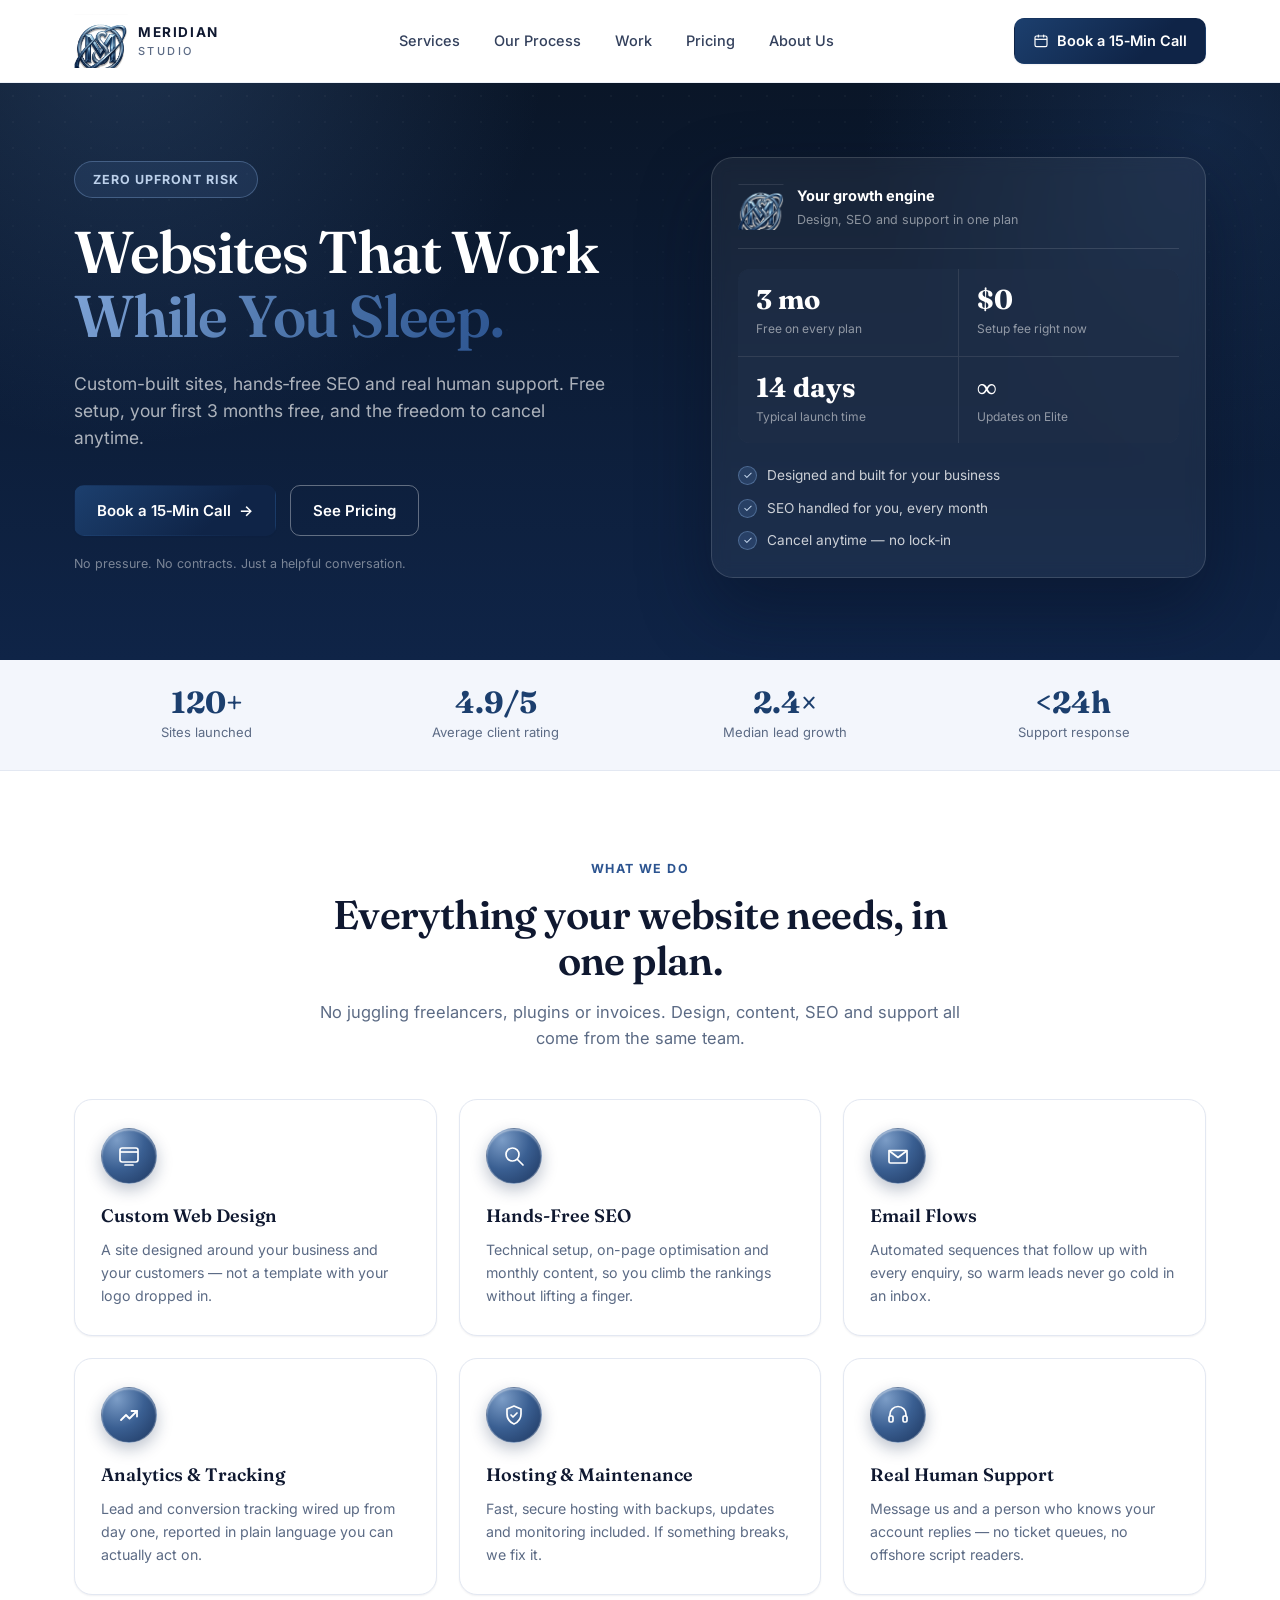
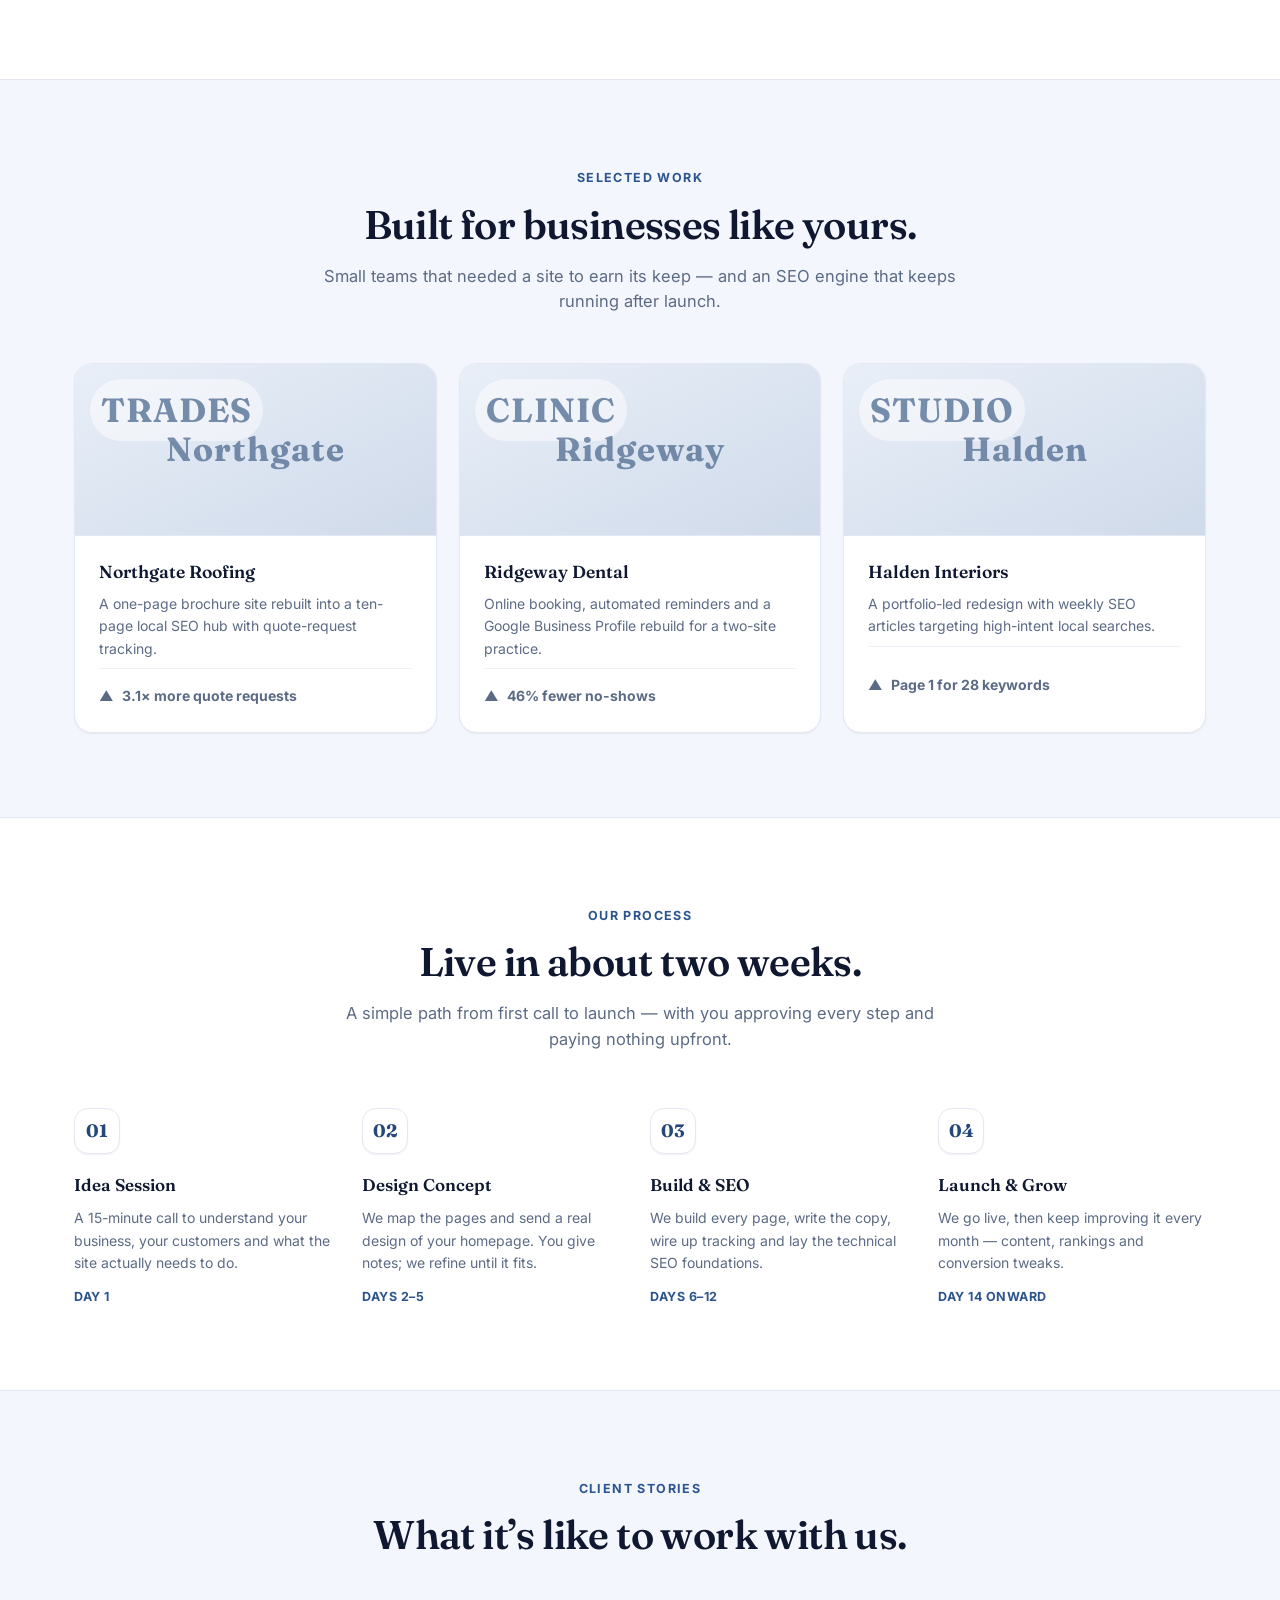
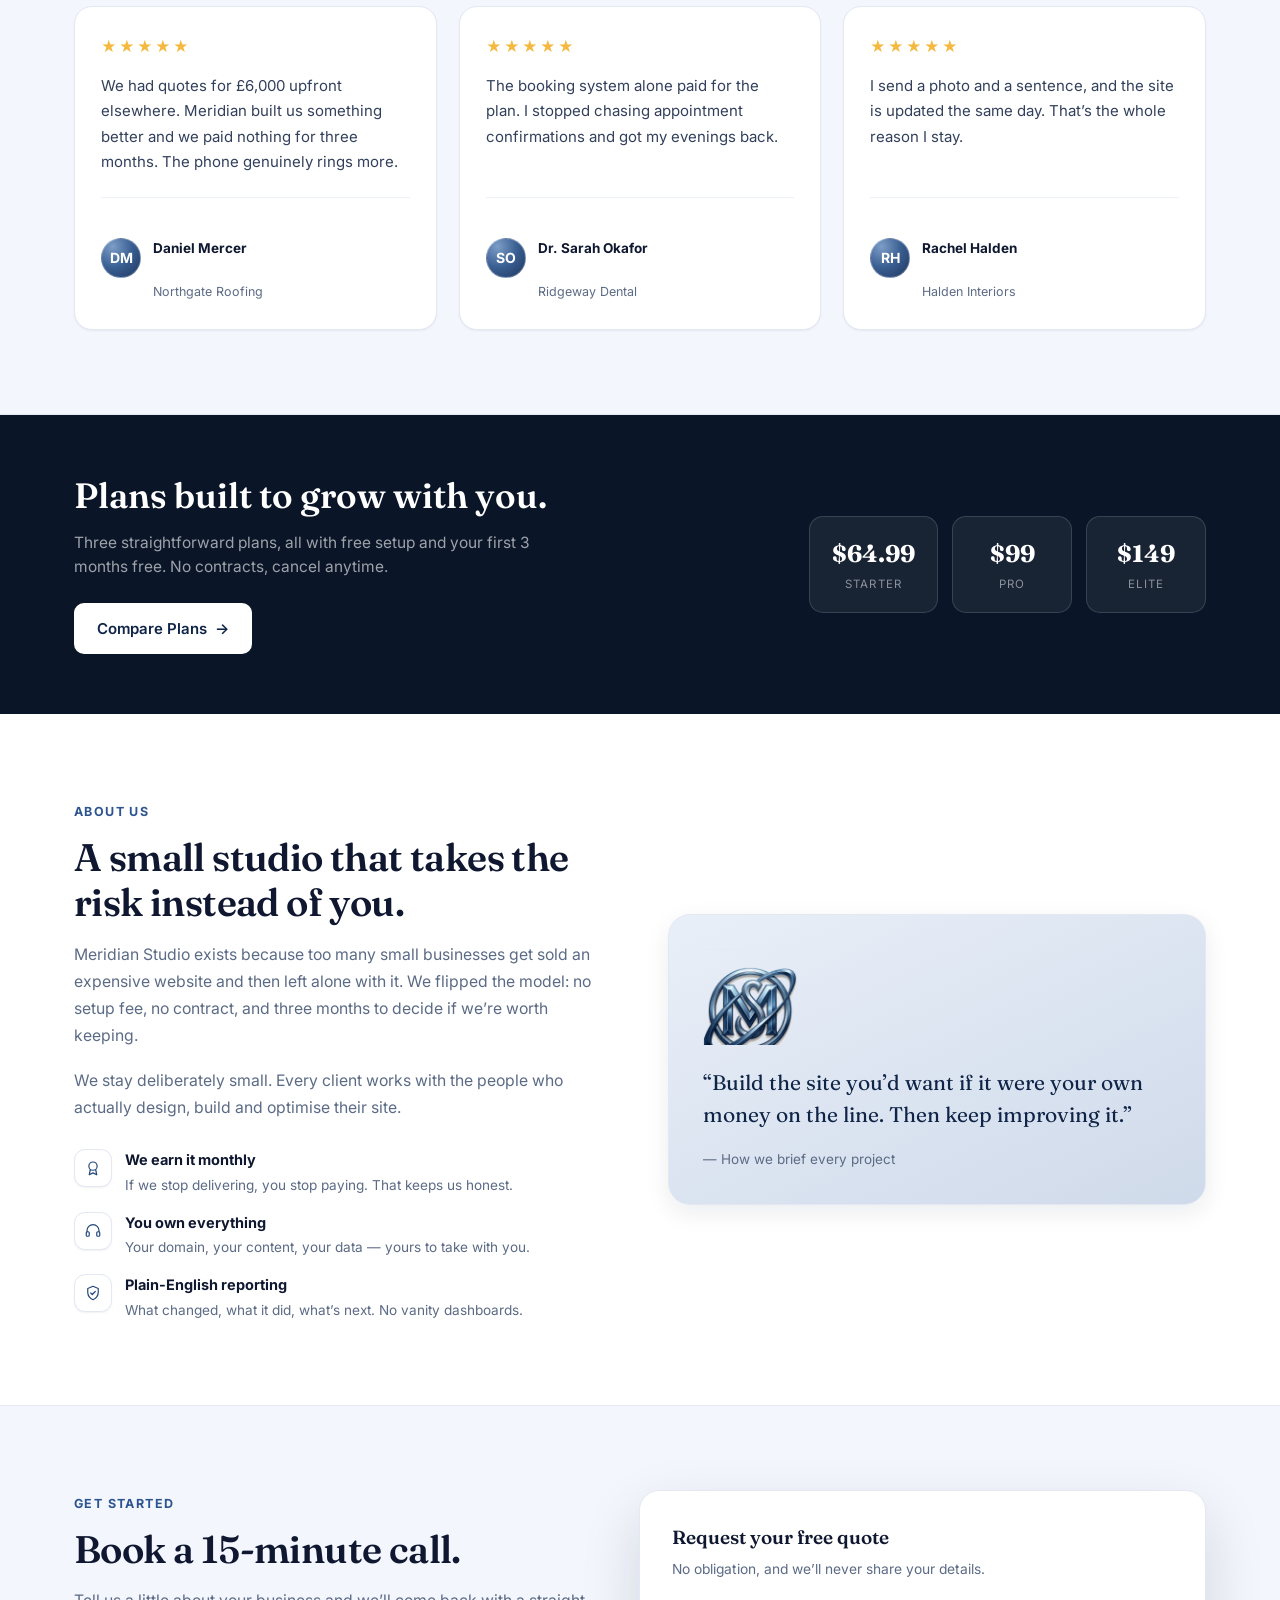
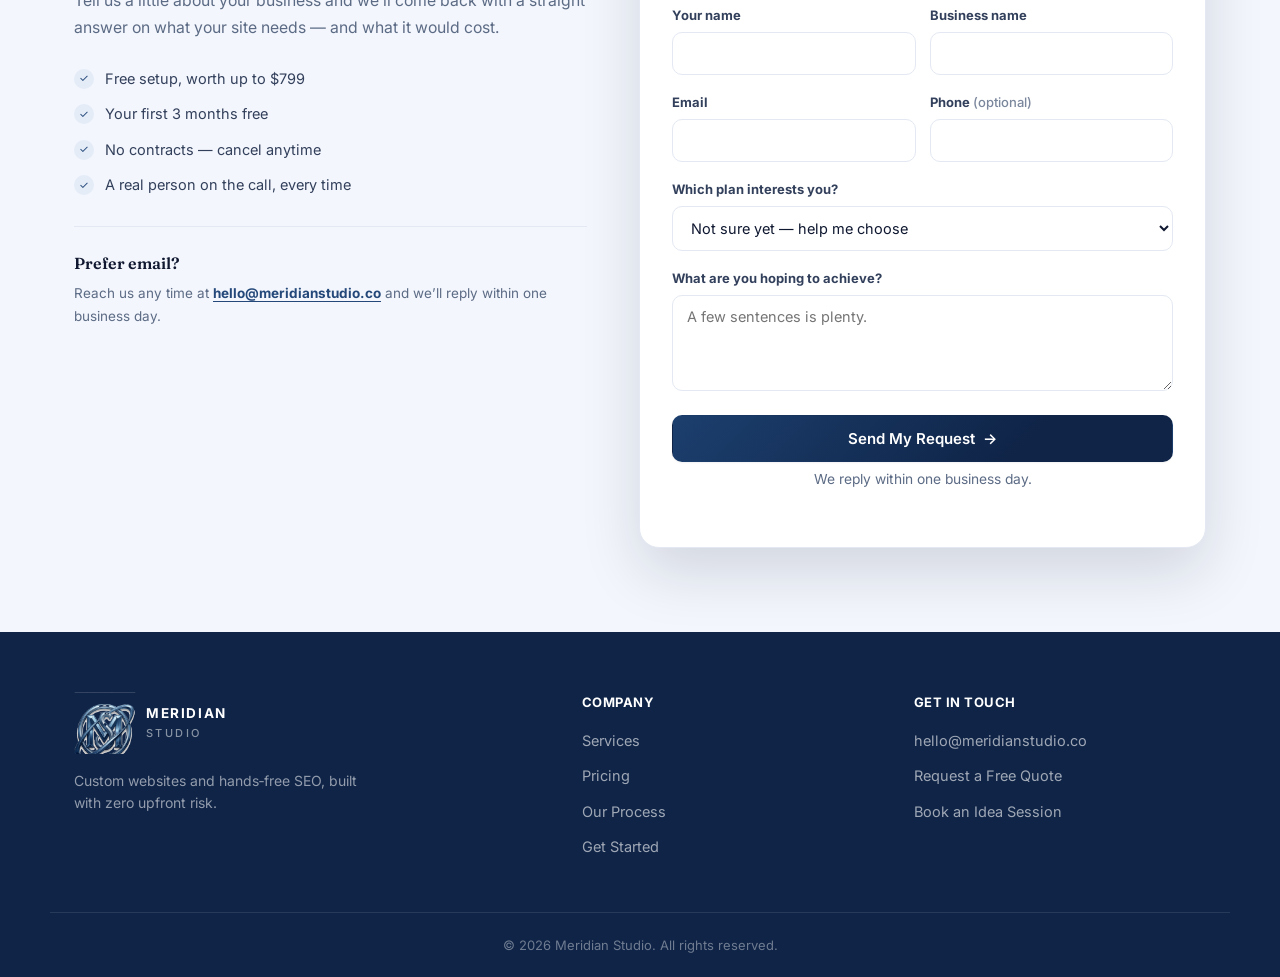
<file: index.html>
<!DOCTYPE html>
<html lang="en">
<head>
<meta charset="UTF-8">
<meta name="viewport" content="width=device-width, initial-scale=1.0">
<title>Meridian Studio — Custom Websites &amp; Hands-Free SEO</title>
<meta name="description" content="Meridian Studio builds custom websites with hands-free SEO and ongoing support — free setup, your first 3 months free, and no long-term contracts.">
<link rel="icon" href="logo.png">
<link rel="preconnect" href="https://fonts.googleapis.com">
<link rel="preconnect" href="https://fonts.gstatic.com" crossorigin>
<link href="https://fonts.googleapis.com/css2?family=Fraunces:opsz,wght@9..144,500;9..144,600;9..144,700&family=Inter:wght@400;500;600;700;800&display=swap" rel="stylesheet">
<link rel="stylesheet" href="site.css">
<link rel="stylesheet" href="home.css">
</head>
<body>

<header class="site-header" id="top">
  <div class="container header-inner">
    <a class="logo" href="index.html">
      <img class="logo-mark-img" src="logo.png" alt="Meridian Studio emblem">
      <span class="logo-text">MERIDIAN<br><span>STUDIO</span></span>
    </a>
    <nav class="main-nav" aria-label="Primary">
      <a href="#capabilities">Services</a>
      <a href="#process">Our Process</a>
      <a href="#work">Work</a>
      <a href="pricing.html">Pricing</a>
      <a href="#about">About Us</a>
    </nav>
    <a class="btn btn-primary btn-nav" href="#get-started">
      <svg width="16" height="16" viewBox="0 0 24 24" fill="none" aria-hidden="true"><rect x="3" y="4.5" width="18" height="16" rx="2.4" stroke="currentColor" stroke-width="1.8"/><path d="M3 9.5h18" stroke="currentColor" stroke-width="1.8"/><path d="M8 3v3M16 3v3" stroke="currentColor" stroke-width="1.8" stroke-linecap="round"/></svg>
      Book a 15&#8209;Min Call
    </a>
    <button class="nav-toggle" id="navToggle" aria-label="Toggle navigation" aria-expanded="false">
      <span></span><span></span><span></span>
    </button>
  </div>
  <div class="mobile-nav" id="mobileNav">
    <a href="#capabilities">Services</a>
    <a href="#process">Our Process</a>
    <a href="#work">Work</a>
    <a href="pricing.html">Pricing</a>
    <a href="#about">About Us</a>
    <a class="btn btn-primary" href="#get-started">Book a 15&#8209;Min Call &#8594;</a>
  </div>
</header>

<section class="hero">
  <div class="container hero-inner">
    <div>
      <span class="hero-pill">Zero Upfront Risk</span>
      <h1>Websites That Work<br><span class="accent">While You Sleep.</span></h1>
      <p class="lede">Custom-built sites, hands&#8209;free SEO and real human support. Free setup, your first 3 months free, and the freedom to cancel anytime.</p>
      <div class="hero-actions">
        <a class="btn btn-primary" href="#get-started">Book a 15&#8209;Min Call <span aria-hidden="true">&#8594;</span></a>
        <a class="btn btn-outline-light" href="pricing.html">See Pricing</a>
      </div>
      <p class="hero-note">No pressure. No contracts. Just a helpful conversation.</p>
    </div>

    <aside class="hero-card">
      <div class="hero-card-head">
        <img src="logo.png" alt="">
        <div>
          <h4>Your growth engine</h4>
          <p>Design, SEO and support in one plan</p>
        </div>
      </div>
      <div class="hero-metrics">
        <div class="hero-metric"><strong>3&nbsp;mo</strong><span>Free on every plan</span></div>
        <div class="hero-metric"><strong>$0</strong><span>Setup fee right now</span></div>
        <div class="hero-metric"><strong>14&nbsp;days</strong><span>Typical launch time</span></div>
        <div class="hero-metric"><strong>&infin;</strong><span>Updates on Elite</span></div>
      </div>
      <ul class="hero-checks">
        <li><span class="hero-check-ico" aria-hidden="true">&#10003;</span>Designed and built for your business</li>
        <li><span class="hero-check-ico" aria-hidden="true">&#10003;</span>SEO handled for you, every month</li>
        <li><span class="hero-check-ico" aria-hidden="true">&#10003;</span>Cancel anytime &mdash; no lock&#8209;in</li>
      </ul>
    </aside>
  </div>
</section>

<section class="stat-strip">
  <div class="container stat-inner">
    <div class="stat"><strong>120+</strong><span>Sites launched</span></div>
    <div class="stat"><strong>4.9/5</strong><span>Average client rating</span></div>
    <div class="stat"><strong>2.4&times;</strong><span>Median lead growth</span></div>
    <div class="stat"><strong>&lt;24h</strong><span>Support response</span></div>
  </div>
</section>

<section class="section" id="capabilities">
  <div class="container">
    <div class="section-head">
      <span class="eyebrow">What We Do</span>
      <h2>Everything your website needs, in one plan.</h2>
      <p>No juggling freelancers, plugins or invoices. Design, content, SEO and support all come from the same team.</p>
    </div>

    <div class="cap-grid">
      <article class="cap-card">
        <span class="cap-ico" aria-hidden="true">
          <svg width="24" height="24" viewBox="0 0 24 24" fill="none"><rect x="3" y="4" width="18" height="14" rx="2.2" stroke="currentColor" stroke-width="1.7"/><path d="M3 8h18" stroke="currentColor" stroke-width="1.7"/><path d="M8 21h8" stroke="currentColor" stroke-width="1.7" stroke-linecap="round"/></svg>
        </span>
        <h3>Custom Web Design</h3>
        <p>A site designed around your business and your customers &mdash; not a template with your logo dropped in.</p>
      </article>

      <article class="cap-card">
        <span class="cap-ico" aria-hidden="true">
          <svg width="24" height="24" viewBox="0 0 24 24" fill="none"><circle cx="10.5" cy="10.5" r="6.5" stroke="currentColor" stroke-width="1.7"/><path d="M15.5 15.5L21 21" stroke="currentColor" stroke-width="1.7" stroke-linecap="round"/></svg>
        </span>
        <h3>Hands-Free SEO</h3>
        <p>Technical setup, on-page optimisation and monthly content, so you climb the rankings without lifting a finger.</p>
      </article>

      <article class="cap-card">
        <span class="cap-ico" aria-hidden="true">
          <svg width="24" height="24" viewBox="0 0 24 24" fill="none"><path d="M3 6.5h18v11a1.5 1.5 0 01-1.5 1.5h-15A1.5 1.5 0 013 17.5v-11z" stroke="currentColor" stroke-width="1.7" stroke-linejoin="round"/><path d="M3.5 7l8.5 6.5L20.5 7" stroke="currentColor" stroke-width="1.7" stroke-linejoin="round"/></svg>
        </span>
        <h3>Email Flows</h3>
        <p>Automated sequences that follow up with every enquiry, so warm leads never go cold in an inbox.</p>
      </article>

      <article class="cap-card">
        <span class="cap-ico" aria-hidden="true">
          <svg width="24" height="24" viewBox="0 0 24 24" fill="none"><path d="M4 17l5-5 3.5 3.5L20 8" stroke="currentColor" stroke-width="1.8" stroke-linecap="round" stroke-linejoin="round"/><path d="M14.5 8H20v5.5" stroke="currentColor" stroke-width="1.8" stroke-linecap="round" stroke-linejoin="round"/></svg>
        </span>
        <h3>Analytics &amp; Tracking</h3>
        <p>Lead and conversion tracking wired up from day one, reported in plain language you can actually act on.</p>
      </article>

      <article class="cap-card">
        <span class="cap-ico" aria-hidden="true">
          <svg width="24" height="24" viewBox="0 0 24 24" fill="none"><path d="M12 3l7 3v5c0 5-3.4 8.4-7 10-3.6-1.6-7-5-7-10V6l7-3z" stroke="currentColor" stroke-width="1.7" stroke-linejoin="round"/><path d="M9 12l2 2 4-4" stroke="currentColor" stroke-width="1.7" stroke-linecap="round" stroke-linejoin="round"/></svg>
        </span>
        <h3>Hosting &amp; Maintenance</h3>
        <p>Fast, secure hosting with backups, updates and monitoring included. If something breaks, we fix it.</p>
      </article>

      <article class="cap-card">
        <span class="cap-ico" aria-hidden="true">
          <svg width="24" height="24" viewBox="0 0 24 24" fill="none"><path d="M4 13.5v-2a8 8 0 0116 0v2" stroke="currentColor" stroke-width="1.7"/><rect x="3" y="13" width="4" height="6" rx="1.4" stroke="currentColor" stroke-width="1.7"/><rect x="17" y="13" width="4" height="6" rx="1.4" stroke="currentColor" stroke-width="1.7"/></svg>
        </span>
        <h3>Real Human Support</h3>
        <p>Message us and a person who knows your account replies &mdash; no ticket queues, no offshore script readers.</p>
      </article>
    </div>
  </div>
</section>

<section class="section section-alt" id="work">
  <div class="container">
    <div class="section-head">
      <span class="eyebrow">Selected Work</span>
      <h2>Built for businesses like yours.</h2>
      <p>Small teams that needed a site to earn its keep &mdash; and an SEO engine that keeps running after launch.</p>
    </div>

    <div class="work-grid">
      <article class="work-card">
        <div class="work-thumb"><span class="work-tag">Trades</span><span>Northgate</span></div>
        <div class="work-body">
          <h3>Northgate Roofing</h3>
          <p>A one-page brochure site rebuilt into a ten-page local SEO hub with quote-request tracking.</p>
          <p class="work-result"><span aria-hidden="true">&#9650;</span> 3.1&times; more quote requests</p>
        </div>
      </article>

      <article class="work-card">
        <div class="work-thumb"><span class="work-tag">Clinic</span><span>Ridgeway</span></div>
        <div class="work-body">
          <h3>Ridgeway Dental</h3>
          <p>Online booking, automated reminders and a Google Business Profile rebuild for a two-site practice.</p>
          <p class="work-result"><span aria-hidden="true">&#9650;</span> 46% fewer no-shows</p>
        </div>
      </article>

      <article class="work-card">
        <div class="work-thumb"><span class="work-tag">Studio</span><span>Halden</span></div>
        <div class="work-body">
          <h3>Halden Interiors</h3>
          <p>A portfolio-led redesign with weekly SEO articles targeting high-intent local searches.</p>
          <p class="work-result"><span aria-hidden="true">&#9650;</span> Page 1 for 28 keywords</p>
        </div>
      </article>
    </div>
  </div>
</section>

<section class="section" id="process">
  <div class="container">
    <div class="section-head">
      <span class="eyebrow">Our Process</span>
      <h2>Live in about two weeks.</h2>
      <p>A simple path from first call to launch &mdash; with you approving every step and paying nothing upfront.</p>
    </div>

    <div class="process-steps">
      <div class="step">
        <div class="step-num">01</div>
        <h3>Idea Session</h3>
        <p>A 15-minute call to understand your business, your customers and what the site actually needs to do.</p>
        <span class="step-when">Day 1</span>
      </div>
      <div class="step">
        <div class="step-num">02</div>
        <h3>Design Concept</h3>
        <p>We map the pages and send a real design of your homepage. You give notes; we refine until it fits.</p>
        <span class="step-when">Days 2&ndash;5</span>
      </div>
      <div class="step">
        <div class="step-num">03</div>
        <h3>Build &amp; SEO</h3>
        <p>We build every page, write the copy, wire up tracking and lay the technical SEO foundations.</p>
        <span class="step-when">Days 6&ndash;12</span>
      </div>
      <div class="step">
        <div class="step-num">04</div>
        <h3>Launch &amp; Grow</h3>
        <p>We go live, then keep improving it every month &mdash; content, rankings and conversion tweaks.</p>
        <span class="step-when">Day 14 onward</span>
      </div>
    </div>
  </div>
</section>

<section class="section section-alt">
  <div class="container">
    <div class="section-head">
      <span class="eyebrow">Client Stories</span>
      <h2>What it&rsquo;s like to work with us.</h2>
    </div>

    <div class="quote-grid">
      <article class="quote-card">
        <div class="quote-stars" aria-label="5 out of 5 stars">&#9733;&#9733;&#9733;&#9733;&#9733;</div>
        <blockquote>We had quotes for &pound;6,000 upfront elsewhere. Meridian built us something better and we paid nothing for three months. The phone genuinely rings more.</blockquote>
        <div class="quote-who">
          <span class="quote-avatar" aria-hidden="true">DM</span>
          <div><h5>Daniel Mercer</h5><p>Northgate Roofing</p></div>
        </div>
      </article>

      <article class="quote-card">
        <div class="quote-stars" aria-label="5 out of 5 stars">&#9733;&#9733;&#9733;&#9733;&#9733;</div>
        <blockquote>The booking system alone paid for the plan. I stopped chasing appointment confirmations and got my evenings back.</blockquote>
        <div class="quote-who">
          <span class="quote-avatar" aria-hidden="true">SO</span>
          <div><h5>Dr. Sarah Okafor</h5><p>Ridgeway Dental</p></div>
        </div>
      </article>

      <article class="quote-card">
        <div class="quote-stars" aria-label="5 out of 5 stars">&#9733;&#9733;&#9733;&#9733;&#9733;</div>
        <blockquote>I send a photo and a sentence, and the site is updated the same day. That&rsquo;s the whole reason I stay.</blockquote>
        <div class="quote-who">
          <span class="quote-avatar" aria-hidden="true">RH</span>
          <div><h5>Rachel Halden</h5><p>Halden Interiors</p></div>
        </div>
      </article>
    </div>
  </div>
</section>

<section class="teaser">
  <div class="container teaser-inner">
    <div class="teaser-copy">
      <h2>Plans built to grow with you.</h2>
      <p>Three straightforward plans, all with free setup and your first 3 months free. No contracts, cancel anytime.</p>
      <a class="btn btn-white" href="pricing.html" style="margin-top:24px;">Compare Plans <span aria-hidden="true">&#8594;</span></a>
    </div>
    <div class="teaser-plans">
      <div class="teaser-plan"><strong>$64.99</strong><span>Starter</span></div>
      <div class="teaser-plan"><strong>$99</strong><span>Pro</span></div>
      <div class="teaser-plan"><strong>$149</strong><span>Elite</span></div>
    </div>
  </div>
</section>

<section class="section" id="about">
  <div class="container about-grid">
    <div class="about-copy">
      <span class="eyebrow">About Us</span>
      <h2>A small studio that takes the risk instead of you.</h2>
      <p>Meridian Studio exists because too many small businesses get sold an expensive website and then left alone with it. We flipped the model: no setup fee, no contract, and three months to decide if we&rsquo;re worth keeping.</p>
      <p>We stay deliberately small. Every client works with the people who actually design, build and optimise their site.</p>

      <div class="about-points">
        <div class="about-point">
          <span class="about-point-ico" aria-hidden="true">
            <svg width="18" height="18" viewBox="0 0 24 24" fill="none"><circle cx="12" cy="9.5" r="5.5" stroke="currentColor" stroke-width="1.6"/><path d="M8.5 14L7 21l5-2.5L17 21l-1.5-7" stroke="currentColor" stroke-width="1.6" stroke-linejoin="round"/></svg>
          </span>
          <div><h4>We earn it monthly</h4><p>If we stop delivering, you stop paying. That keeps us honest.</p></div>
        </div>
        <div class="about-point">
          <span class="about-point-ico" aria-hidden="true">
            <svg width="18" height="18" viewBox="0 0 24 24" fill="none"><path d="M4 13.5v-2a8 8 0 0116 0v2" stroke="currentColor" stroke-width="1.6"/><rect x="3" y="13" width="4" height="6" rx="1.4" stroke="currentColor" stroke-width="1.6"/><rect x="17" y="13" width="4" height="6" rx="1.4" stroke="currentColor" stroke-width="1.6"/></svg>
          </span>
          <div><h4>You own everything</h4><p>Your domain, your content, your data &mdash; yours to take with you.</p></div>
        </div>
        <div class="about-point">
          <span class="about-point-ico" aria-hidden="true">
            <svg width="18" height="18" viewBox="0 0 24 24" fill="none"><path d="M12 3l7 3v5c0 5-3.4 8.4-7 10-3.6-1.6-7-5-7-10V6l7-3z" stroke="currentColor" stroke-width="1.6" stroke-linejoin="round"/><path d="M9 12l2 2 4-4" stroke="currentColor" stroke-width="1.6" stroke-linecap="round" stroke-linejoin="round"/></svg>
          </span>
          <div><h4>Plain-English reporting</h4><p>What changed, what it did, what&rsquo;s next. No vanity dashboards.</p></div>
        </div>
      </div>
    </div>

    <aside class="about-panel">
      <img src="logo.png" alt="Meridian Studio emblem">
      <blockquote>&ldquo;Build the site you&rsquo;d want if it were your own money on the line. Then keep improving it.&rdquo;</blockquote>
      <cite>&mdash; How we brief every project</cite>
    </aside>
  </div>
</section>

<section class="get-started" id="get-started">
  <div class="container gs-grid">
    <div class="gs-copy">
      <span class="eyebrow">Get Started</span>
      <h2>Book a 15-minute call.</h2>
      <p>Tell us a little about your business and we&rsquo;ll come back with a straight answer on what your site needs &mdash; and what it would cost.</p>
      <ul class="gs-list">
        <li><span class="check-ico" aria-hidden="true">&#10003;</span>Free setup, worth up to $799</li>
        <li><span class="check-ico" aria-hidden="true">&#10003;</span>Your first 3 months free</li>
        <li><span class="check-ico" aria-hidden="true">&#10003;</span>No contracts &mdash; cancel anytime</li>
        <li><span class="check-ico" aria-hidden="true">&#10003;</span>A real person on the call, every time</li>
      </ul>
      <div class="gs-direct">
        <h4>Prefer email?</h4>
        <p>Reach us any time at <a href="mailto:hello@meridianstudio.co">hello@meridianstudio.co</a> and we&rsquo;ll reply within one business day.</p>
      </div>
    </div>

    <form class="gs-form" action="#" method="post">
      <h3>Request your free quote</h3>
      <p>No obligation, and we&rsquo;ll never share your details.</p>

      <div class="field-row">
        <div class="field">
          <label for="gs-name">Your name</label>
          <input type="text" id="gs-name" name="name" autocomplete="name" required>
        </div>
        <div class="field">
          <label for="gs-business">Business name</label>
          <input type="text" id="gs-business" name="business" autocomplete="organization">
        </div>
      </div>

      <div class="field-row">
        <div class="field">
          <label for="gs-email">Email</label>
          <input type="email" id="gs-email" name="email" autocomplete="email" required>
        </div>
        <div class="field">
          <label for="gs-phone">Phone <span style="font-weight:500;color:var(--ink-400);">(optional)</span></label>
          <input type="tel" id="gs-phone" name="phone" autocomplete="tel">
        </div>
      </div>

      <div class="field">
        <label for="gs-plan">Which plan interests you?</label>
        <select id="gs-plan" name="plan">
          <option value="">Not sure yet &mdash; help me choose</option>
          <option value="starter">Starter &mdash; $64.99/mo</option>
          <option value="pro">Pro &mdash; $99/mo</option>
          <option value="elite">Elite &mdash; $149/mo</option>
        </select>
      </div>

      <div class="field">
        <label for="gs-message">What are you hoping to achieve?</label>
        <textarea id="gs-message" name="message" placeholder="A few sentences is plenty."></textarea>
      </div>

      <button type="submit" class="btn btn-primary btn-block">Send My Request <span aria-hidden="true">&#8594;</span></button>
      <p class="form-note">We reply within one business day.</p>
    </form>
  </div>
</section>

<footer class="site-footer">
  <div class="container footer-inner">
    <div class="footer-brand">
      <a class="logo logo-footer" href="index.html">
        <img class="logo-mark-img" src="logo.png" alt="Meridian Studio emblem">
        <span class="logo-text">MERIDIAN<br><span>STUDIO</span></span>
      </a>
      <p>Custom websites and hands&#8209;free SEO, built with zero upfront risk.</p>
    </div>
    <div class="footer-col">
      <h4>Company</h4>
      <a href="#capabilities">Services</a>
      <a href="pricing.html">Pricing</a>
      <a href="#process">Our Process</a>
      <a href="#get-started">Get Started</a>
    </div>
    <div class="footer-col">
      <h4>Get in Touch</h4>
      <a href="mailto:hello@meridianstudio.co">hello@meridianstudio.co</a>
      <a href="#get-started">Request a Free Quote</a>
      <a href="#get-started">Book an Idea Session</a>
    </div>
  </div>
  <div class="container footer-bottom">
    <p>&copy; 2026 Meridian Studio. All rights reserved.</p>
  </div>
</footer>

<script src="site.js"></script>
</body>
</html>
</file>
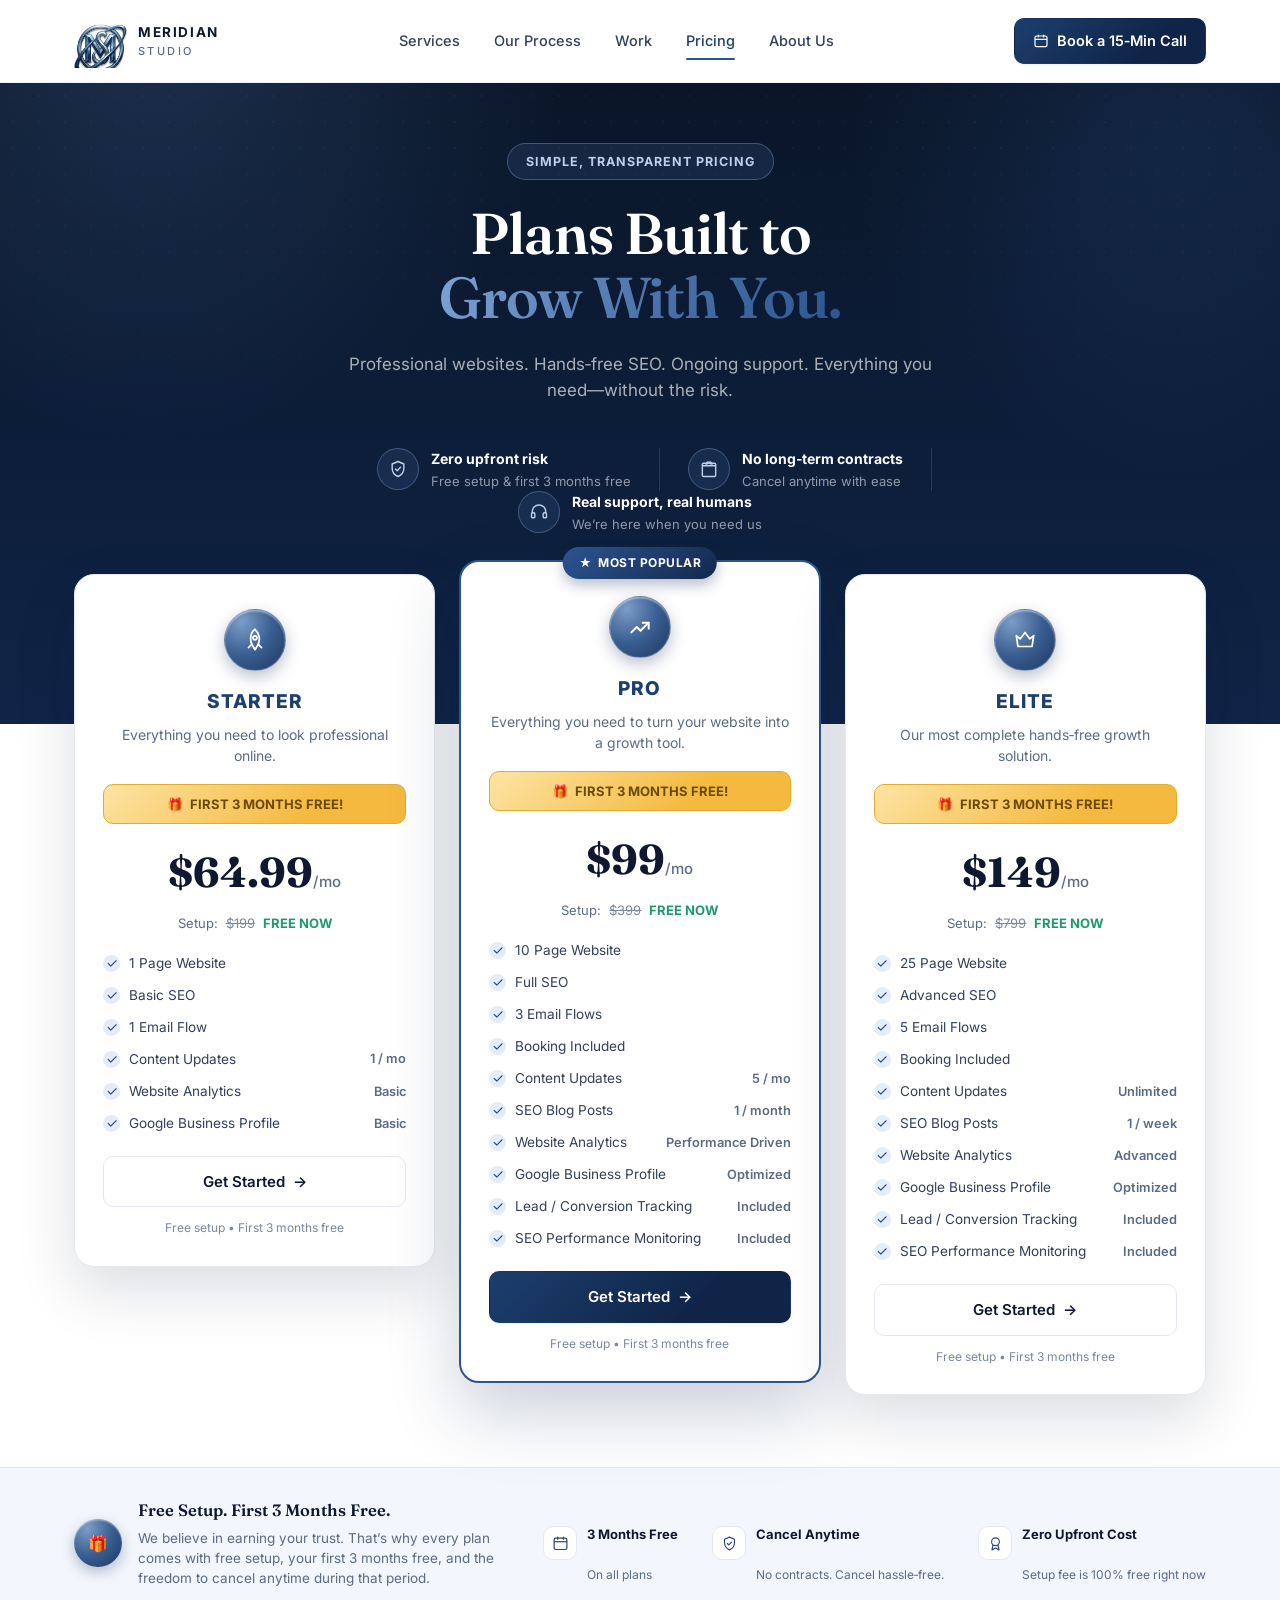
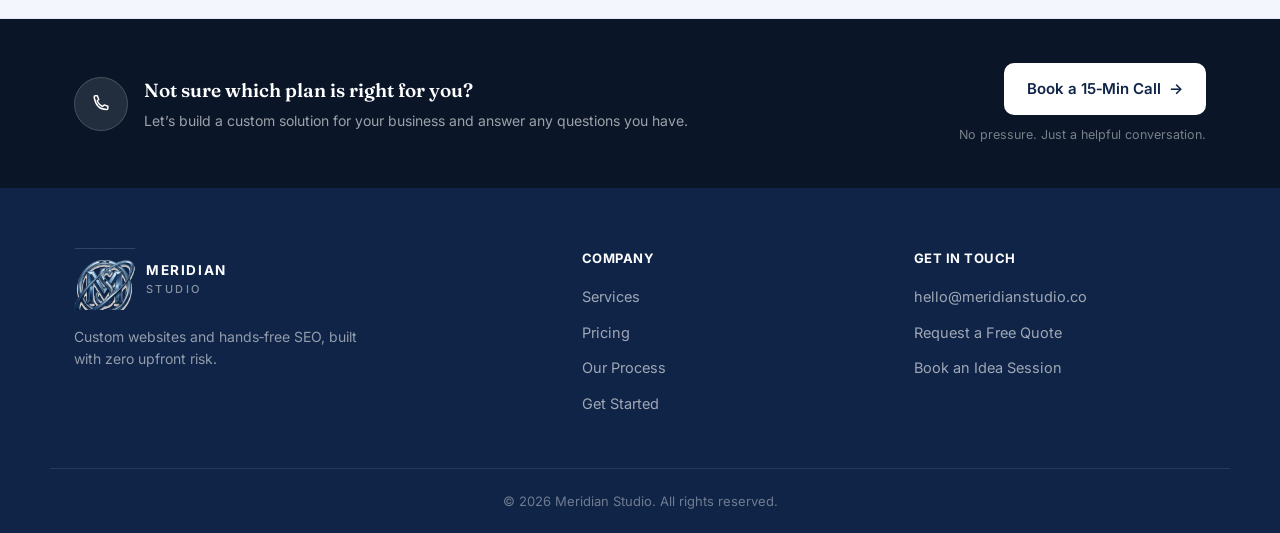
<file: pricing.html>
<!DOCTYPE html>
<html lang="en">
<head>
<meta charset="UTF-8">
<meta name="viewport" content="width=device-width, initial-scale=1.0">
<title>Pricing — Meridian Studio</title>
<meta name="description" content="Simple, transparent pricing from Meridian Studio. Professional websites, hands-free SEO and ongoing support — free setup and your first 3 months free.">
<link rel="icon" href="logo.png">
<link rel="preconnect" href="https://fonts.googleapis.com">
<link rel="preconnect" href="https://fonts.gstatic.com" crossorigin>
<link href="https://fonts.googleapis.com/css2?family=Fraunces:opsz,wght@9..144,500;9..144,600;9..144,700&family=Inter:wght@400;500;600;700;800&display=swap" rel="stylesheet">
<link rel="stylesheet" href="site.css">
<link rel="stylesheet" href="pricing.css">
</head>
<body>

<header class="site-header" id="top">
  <div class="container header-inner">
    <a class="logo" href="index.html">
      <img class="logo-mark-img" src="logo.png" alt="Meridian Studio emblem">
      <span class="logo-text">MERIDIAN<br><span>STUDIO</span></span>
    </a>
    <nav class="main-nav" aria-label="Primary">
      <a href="index.html#capabilities">Services</a>
      <a href="index.html#process">Our Process</a>
      <a href="index.html#work">Work</a>
      <a href="pricing.html" class="is-active">Pricing</a>
      <a href="index.html#about">About Us</a>
    </nav>
    <a class="btn btn-primary btn-nav" href="index.html#get-started">
      <svg width="16" height="16" viewBox="0 0 24 24" fill="none" aria-hidden="true"><rect x="3" y="4.5" width="18" height="16" rx="2.4" stroke="currentColor" stroke-width="1.8"/><path d="M3 9.5h18" stroke="currentColor" stroke-width="1.8"/><path d="M8 3v3M16 3v3" stroke="currentColor" stroke-width="1.8" stroke-linecap="round"/></svg>
      Book a 15&#8209;Min Call
    </a>
    <button class="nav-toggle" id="navToggle" aria-label="Toggle navigation" aria-expanded="false">
      <span></span><span></span><span></span>
    </button>
  </div>
  <div class="mobile-nav" id="mobileNav">
    <a href="index.html#capabilities">Services</a>
    <a href="index.html#process">Our Process</a>
    <a href="index.html#work">Work</a>
    <a href="pricing.html">Pricing</a>
    <a href="index.html#about">About Us</a>
    <a class="btn btn-primary" href="index.html#get-started">Book a 15&#8209;Min Call &#8594;</a>
  </div>
</header>

<section class="pricing-hero">
  <div class="container">
    <span class="hero-pill">Simple, Transparent Pricing</span>
    <h1>Plans Built to<br><span class="accent">Grow With You.</span></h1>
    <p class="lede">Professional websites. Hands&#8209;free SEO. Ongoing support. Everything you need&mdash;without the risk.</p>

    <div class="pricing-trust">
      <div class="pricing-trust-item">
        <span class="trust-badge-ico" aria-hidden="true">
          <svg width="20" height="20" viewBox="0 0 24 24" fill="none"><path d="M12 3l7 3v5c0 5-3.4 8.4-7 10-3.6-1.6-7-5-7-10V6l7-3z" stroke="currentColor" stroke-width="1.7" stroke-linejoin="round"/><path d="M9 12l2 2 4-4" stroke="currentColor" stroke-width="1.7" stroke-linecap="round" stroke-linejoin="round"/></svg>
        </span>
        <div>
          <h4>Zero upfront risk</h4>
          <p>Free setup &amp; first 3 months free</p>
        </div>
      </div>
      <div class="pricing-trust-item">
        <span class="trust-badge-ico" aria-hidden="true">
          <svg width="20" height="20" viewBox="0 0 24 24" fill="none"><path d="M4 8h16v11.5a1.5 1.5 0 01-1.5 1.5h-13A1.5 1.5 0 014 19.5V8z" stroke="currentColor" stroke-width="1.7" stroke-linejoin="round"/><path d="M4 8V6.5A1.5 1.5 0 015.5 5h13A1.5 1.5 0 0120 6.5V8" stroke="currentColor" stroke-width="1.7"/><path d="M12 5V3M12 5c0-1 1.5-2 2.5-1S16 6 16 6s-2.5 0-3-.5S12 5 12 5zM12 5c0-1-1.5-2-2.5-1S8 6 8 6s2.5 0 3-.5S12 5 12 5z" stroke="currentColor" stroke-width="1.5" stroke-linejoin="round"/></svg>
        </span>
        <div>
          <h4>No long&#8209;term contracts</h4>
          <p>Cancel anytime with ease</p>
        </div>
      </div>
      <div class="pricing-trust-item">
        <span class="trust-badge-ico" aria-hidden="true">
          <svg width="20" height="20" viewBox="0 0 24 24" fill="none"><path d="M4 13.5v-2a8 8 0 0116 0v2" stroke="currentColor" stroke-width="1.7"/><rect x="3" y="13" width="4" height="6" rx="1.4" stroke="currentColor" stroke-width="1.7"/><rect x="17" y="13" width="4" height="6" rx="1.4" stroke="currentColor" stroke-width="1.7"/></svg>
        </span>
        <div>
          <h4>Real support, real humans</h4>
          <p>We&rsquo;re here when you need us</p>
        </div>
      </div>
    </div>
  </div>
</section>

<section class="pricing-cards-wrap">
  <div class="container">
    <div class="pricing-grid">

      <!-- Starter -->
      <div class="price-card">
        <span class="price-ico" aria-hidden="true">
          <svg width="26" height="26" viewBox="0 0 24 24" fill="none"><path d="M12 2.5c2.5 2 4 5.2 4 8.7 0 2-.6 3.9-1.6 5.6L12 21l-2.4-4.2A10.6 10.6 0 018 10.7c0-3.5 1.5-6.7 4-8.7z" stroke="currentColor" stroke-width="1.6" stroke-linejoin="round"/><circle cx="12" cy="10" r="1.8" stroke="currentColor" stroke-width="1.6"/><path d="M8.5 16.5L6 19M15.5 16.5L18 19" stroke="currentColor" stroke-width="1.6" stroke-linecap="round"/></svg>
        </span>
        <h3 class="plan-name">STARTER</h3>
        <p class="plan-desc">Everything you need to look professional online.</p>
        <div class="free-badge"><span aria-hidden="true">&#127873;</span> FIRST 3 MONTHS FREE!</div>
        <div class="price-row">
          <span class="price-figure">$64.99</span><span class="price-period">/mo</span>
        </div>
        <div class="setup-row">Setup: <span class="setup-strike">$199</span> <span class="setup-free">FREE NOW</span></div>
        <ul class="feature-list">
          <li><span class="f-label"><span class="check-ico" aria-hidden="true">&#10003;</span>1 Page Website</span></li>
          <li><span class="f-label"><span class="check-ico" aria-hidden="true">&#10003;</span>Basic SEO</span></li>
          <li><span class="f-label"><span class="check-ico" aria-hidden="true">&#10003;</span>1 Email Flow</span></li>
          <li><span class="f-label"><span class="check-ico" aria-hidden="true">&#10003;</span>Content Updates</span><span class="f-value">1 / mo</span></li>
          <li><span class="f-label"><span class="check-ico" aria-hidden="true">&#10003;</span>Website Analytics</span><span class="f-value">Basic</span></li>
          <li><span class="f-label"><span class="check-ico" aria-hidden="true">&#10003;</span>Google Business Profile</span><span class="f-value">Basic</span></li>
        </ul>
        <a href="index.html#get-started" class="btn btn-outline">Get Started <span aria-hidden="true">&#8594;</span></a>
        <p class="card-caption">Free setup &bull; First 3 months free</p>
      </div>

      <!-- Pro (featured) -->
      <div class="price-card is-featured">
        <span class="featured-badge"><span aria-hidden="true">&#9733;</span> MOST POPULAR</span>
        <span class="price-ico" aria-hidden="true">
          <svg width="26" height="26" viewBox="0 0 24 24" fill="none"><path d="M4 17l5-5 3.5 3.5L20 8" stroke="currentColor" stroke-width="1.8" stroke-linecap="round" stroke-linejoin="round"/><path d="M14.5 8H20v5.5" stroke="currentColor" stroke-width="1.8" stroke-linecap="round" stroke-linejoin="round"/></svg>
        </span>
        <h3 class="plan-name">PRO</h3>
        <p class="plan-desc">Everything you need to turn your website into a growth tool.</p>
        <div class="free-badge"><span aria-hidden="true">&#127873;</span> FIRST 3 MONTHS FREE!</div>
        <div class="price-row">
          <span class="price-figure">$99</span><span class="price-period">/mo</span>
        </div>
        <div class="setup-row">Setup: <span class="setup-strike">$399</span> <span class="setup-free">FREE NOW</span></div>
        <ul class="feature-list">
          <li><span class="f-label"><span class="check-ico" aria-hidden="true">&#10003;</span>10 Page Website</span></li>
          <li><span class="f-label"><span class="check-ico" aria-hidden="true">&#10003;</span>Full SEO</span></li>
          <li><span class="f-label"><span class="check-ico" aria-hidden="true">&#10003;</span>3 Email Flows</span></li>
          <li><span class="f-label"><span class="check-ico" aria-hidden="true">&#10003;</span>Booking Included</span></li>
          <li><span class="f-label"><span class="check-ico" aria-hidden="true">&#10003;</span>Content Updates</span><span class="f-value">5 / mo</span></li>
          <li><span class="f-label"><span class="check-ico" aria-hidden="true">&#10003;</span>SEO Blog Posts</span><span class="f-value">1 / month</span></li>
          <li><span class="f-label"><span class="check-ico" aria-hidden="true">&#10003;</span>Website Analytics</span><span class="f-value">Performance Driven</span></li>
          <li><span class="f-label"><span class="check-ico" aria-hidden="true">&#10003;</span>Google Business Profile</span><span class="f-value">Optimized</span></li>
          <li><span class="f-label"><span class="check-ico" aria-hidden="true">&#10003;</span>Lead / Conversion Tracking</span><span class="f-value">Included</span></li>
          <li><span class="f-label"><span class="check-ico" aria-hidden="true">&#10003;</span>SEO Performance Monitoring</span><span class="f-value">Included</span></li>
        </ul>
        <a href="index.html#get-started" class="btn btn-primary">Get Started <span aria-hidden="true">&#8594;</span></a>
        <p class="card-caption">Free setup &bull; First 3 months free</p>
      </div>

      <!-- Elite -->
      <div class="price-card">
        <span class="price-ico" aria-hidden="true">
          <svg width="26" height="26" viewBox="0 0 24 24" fill="none"><path d="M4 8l3.5 3L12 5l4.5 6L20 8l-1.5 10h-13L4 8z" stroke="currentColor" stroke-width="1.6" stroke-linejoin="round"/></svg>
        </span>
        <h3 class="plan-name">ELITE</h3>
        <p class="plan-desc">Our most complete hands&#8209;free growth solution.</p>
        <div class="free-badge"><span aria-hidden="true">&#127873;</span> FIRST 3 MONTHS FREE!</div>
        <div class="price-row">
          <span class="price-figure">$149</span><span class="price-period">/mo</span>
        </div>
        <div class="setup-row">Setup: <span class="setup-strike">$799</span> <span class="setup-free">FREE NOW</span></div>
        <ul class="feature-list">
          <li><span class="f-label"><span class="check-ico" aria-hidden="true">&#10003;</span>25 Page Website</span></li>
          <li><span class="f-label"><span class="check-ico" aria-hidden="true">&#10003;</span>Advanced SEO</span></li>
          <li><span class="f-label"><span class="check-ico" aria-hidden="true">&#10003;</span>5 Email Flows</span></li>
          <li><span class="f-label"><span class="check-ico" aria-hidden="true">&#10003;</span>Booking Included</span></li>
          <li><span class="f-label"><span class="check-ico" aria-hidden="true">&#10003;</span>Content Updates</span><span class="f-value">Unlimited</span></li>
          <li><span class="f-label"><span class="check-ico" aria-hidden="true">&#10003;</span>SEO Blog Posts</span><span class="f-value">1 / week</span></li>
          <li><span class="f-label"><span class="check-ico" aria-hidden="true">&#10003;</span>Website Analytics</span><span class="f-value">Advanced</span></li>
          <li><span class="f-label"><span class="check-ico" aria-hidden="true">&#10003;</span>Google Business Profile</span><span class="f-value">Optimized</span></li>
          <li><span class="f-label"><span class="check-ico" aria-hidden="true">&#10003;</span>Lead / Conversion Tracking</span><span class="f-value">Included</span></li>
          <li><span class="f-label"><span class="check-ico" aria-hidden="true">&#10003;</span>SEO Performance Monitoring</span><span class="f-value">Included</span></li>
        </ul>
        <a href="index.html#get-started" class="btn btn-outline">Get Started <span aria-hidden="true">&#8594;</span></a>
        <p class="card-caption">Free setup &bull; First 3 months free</p>
      </div>

    </div>
  </div>
</section>

<section class="guarantee-strip">
  <div class="container guarantee-inner">
    <div class="guarantee-main">
      <span class="guarantee-ico" aria-hidden="true">&#127873;</span>
      <div>
        <h3>Free Setup. First 3 Months Free.</h3>
        <p>We believe in earning your trust. That&rsquo;s why every plan comes with free setup, your first 3 months free, and the freedom to cancel anytime during that period.</p>
      </div>
    </div>
    <div class="guarantee-points">
      <div class="guarantee-point">
        <span class="guarantee-point-ico" aria-hidden="true">
          <svg width="17" height="17" viewBox="0 0 24 24" fill="none"><rect x="3" y="4.5" width="18" height="16" rx="2.4" stroke="currentColor" stroke-width="1.7"/><path d="M3 9.5h18" stroke="currentColor" stroke-width="1.7"/><path d="M8 3v3M16 3v3" stroke="currentColor" stroke-width="1.7" stroke-linecap="round"/></svg>
        </span>
        <div><h5>3 Months Free</h5><p>On all plans</p></div>
      </div>
      <div class="guarantee-point">
        <span class="guarantee-point-ico" aria-hidden="true">
          <svg width="17" height="17" viewBox="0 0 24 24" fill="none"><path d="M12 3l7 3v5c0 5-3.4 8.4-7 10-3.6-1.6-7-5-7-10V6l7-3z" stroke="currentColor" stroke-width="1.6" stroke-linejoin="round"/><path d="M9 12l2 2 4-4" stroke="currentColor" stroke-width="1.6" stroke-linecap="round" stroke-linejoin="round"/></svg>
        </span>
        <div><h5>Cancel Anytime</h5><p>No contracts. Cancel hassle&#8209;free.</p></div>
      </div>
      <div class="guarantee-point">
        <span class="guarantee-point-ico" aria-hidden="true">
          <svg width="17" height="17" viewBox="0 0 24 24" fill="none"><circle cx="12" cy="9.5" r="5.5" stroke="currentColor" stroke-width="1.6"/><path d="M8.5 14L7 21l5-2.5L17 21l-1.5-7" stroke="currentColor" stroke-width="1.6" stroke-linejoin="round"/></svg>
        </span>
        <div><h5>Zero Upfront Cost</h5><p>Setup fee is 100% free right now</p></div>
      </div>
    </div>
  </div>
</section>

<section class="bottom-cta">
  <div class="container bottom-cta-inner">
    <div class="bottom-cta-copy">
      <span class="bottom-cta-ico" aria-hidden="true">
        <svg width="22" height="22" viewBox="0 0 24 24" fill="none"><path d="M4.5 4.5c0-1 .8-1.5 1.5-1.5h2l1.5 4-1.7 1.7a12 12 0 006 6l1.7-1.7 4 1.5v2c0 .7-.5 1.5-1.5 1.5C10.5 18 6 13.5 4.5 4.5z" stroke="currentColor" stroke-width="1.6" stroke-linejoin="round"/></svg>
      </span>
      <div>
        <h3>Not sure which plan is right for you?</h3>
        <p>Let&rsquo;s build a custom solution for your business and answer any questions you have.</p>
      </div>
    </div>
    <div class="bottom-cta-side">
      <a href="index.html#get-started" class="btn btn-white">Book a 15&#8209;Min Call <span aria-hidden="true">&#8594;</span></a>
      <p>No pressure. Just a helpful conversation.</p>
    </div>
  </div>
</section>

<footer class="site-footer">
  <div class="container footer-inner">
    <div class="footer-brand">
      <a class="logo logo-footer" href="index.html">
        <img class="logo-mark-img" src="logo.png" alt="Meridian Studio emblem">
        <span class="logo-text">MERIDIAN<br><span>STUDIO</span></span>
      </a>
      <p>Custom websites and hands&#8209;free SEO, built with zero upfront risk.</p>
    </div>
    <div class="footer-col">
      <h4>Company</h4>
      <a href="index.html#capabilities">Services</a>
      <a href="pricing.html">Pricing</a>
      <a href="index.html#process">Our Process</a>
      <a href="index.html#get-started">Get Started</a>
    </div>
    <div class="footer-col">
      <h4>Get in Touch</h4>
      <a href="mailto:hello@meridianstudio.co">hello@meridianstudio.co</a>
      <a href="index.html#get-started">Request a Free Quote</a>
      <a href="index.html#get-started">Book an Idea Session</a>
    </div>
  </div>
  <div class="container footer-bottom">
    <p>&copy; 2026 Meridian Studio. All rights reserved.</p>
  </div>
</footer>


<script src="site.js"></script>
</body>
</html>
</file>
<file: site.css>
/* ============================================
   Meridian Studio — Shared site styles
   Design tokens, base reset, buttons,
   header and footer. Loaded on every page.
   ============================================ */
:root{
  --navy-950: #0a1628;
  --navy-900: #0f2447;
  --blue-800: #1c3f6e;
  --blue-700: #24487a;
  --blue-600: #2c5490;
  --blue-500: #4a72a8;
  --steel-300: #a7bfdb;
  --steel-200: #c9d4e3;
  --blue-100: #e4ecf7;
  --blue-50:  #f3f6fc;
  --ink-900: #0f1830;
  --ink-700: #33405c;
  --ink-500: #5c6b85;
  --ink-400: #7b879d;
  --line: #e3e8f2;
  --line-soft: #edf1f8;
  --white: #ffffff;
  --success: #1d9a6c;
  --gold: #f4b93e;
  --gold-dark: #c9860a;
  --metal-grad: radial-gradient(120% 130% at 28% 20%, #7c9dc7 0%, #3a5f92 42%, #14294e 100%);
  --metal-grad-soft: linear-gradient(155deg, #e9eff8 0%, #cfdaea 100%);
  --font-display: "Fraunces", Georgia, serif;
  --font-body: "Inter", -apple-system, BlinkMacSystemFont, "Segoe UI", sans-serif;
  --shadow-sm: 0 1px 2px rgba(15, 24, 48, 0.06);
  --shadow-md: 0 8px 24px rgba(15, 24, 48, 0.08);
  --shadow-lg: 0 24px 60px rgba(10, 23, 48, 0.14);
  --container: 1180px;
}
*, *::before, *::after{ box-sizing: border-box; }
html{ scroll-behavior: smooth; }
body{
  margin: 0;
  font-family: var(--font-body);
  color: var(--ink-900);
  background: var(--white);
  -webkit-font-smoothing: antialiased;
  font-size: 16px;
  line-height: 1.55;
}
img{ max-width: 100%; display: block; }
a{ color: inherit; text-decoration: none; }
ul{ list-style: none; margin: 0; padding: 0; }
h1, h2, h3, h4{ margin: 0; font-family: var(--font-display); color: var(--ink-900); font-weight: 600; }
p{ margin: 0; }
button{ font-family: inherit; cursor: pointer; }
.container{ max-width: var(--container); margin: 0 auto; padding: 0 24px; }

/* Buttons */
.btn{
  display: inline-flex; align-items: center; justify-content: center; gap: 8px;
  padding: 13px 22px; border-radius: 10px; font-weight: 600; font-size: 15px;
  border: 1.5px solid transparent;
  transition: transform .18s ease, box-shadow .18s ease, background-color .18s ease, border-color .18s ease, color .18s ease;
  white-space: nowrap;
}
.btn span{ transition: transform .18s ease; }
.btn:hover span{ transform: translateX(3px); }
.btn-primary{ background: linear-gradient(135deg, #1c3f6e, var(--navy-900) 70%); color: var(--white); box-shadow: var(--shadow-sm); }
.btn-primary:hover{ background: linear-gradient(135deg, #234a80, #0f2447 70%); box-shadow: var(--shadow-md); }
.btn-outline{ background: var(--white); color: var(--ink-900); border-color: var(--line); }
.btn-outline:hover{ border-color: var(--navy-900); background: var(--blue-50); }
.btn-outline-light{ background: transparent; color: var(--white); border-color: rgba(255,255,255,0.35); }
.btn-outline-light:hover{ background: rgba(255,255,255,0.08); border-color: rgba(255,255,255,0.6); }
.btn-white{ background: var(--white); color: var(--navy-900); }
.btn-white:hover{ background: var(--blue-100); }
.btn-block{ width: 100%; }
.btn-nav{ padding: 11px 18px; font-size: 14.5px; }

/* Header (shared) */
.site-header{
  position: sticky; top: 0; z-index: 100;
  background: rgba(255,255,255,0.92);
  backdrop-filter: saturate(180%) blur(10px);
  border-bottom: 1px solid var(--line-soft);
}
.header-inner{ display: flex; align-items: center; justify-content: space-between; gap: 24px; padding-top: 14px; padding-bottom: 14px; }
.logo{ display: flex; align-items: center; gap: 10px; }
.logo-mark-img{ width: 54px; height: 54px; object-fit: contain; flex-shrink: 0; }
.logo-text{ font-family: var(--font-body); font-weight: 700; font-size: 13.5px; letter-spacing: 1.6px; line-height: 1.35; color: var(--ink-900); }
.logo-text span{ font-weight: 500; color: var(--ink-500); letter-spacing: 2.4px; font-size: 11px; }
.main-nav{ display: flex; align-items: center; gap: 34px; flex: 1; justify-content: center; }
.main-nav a{ font-size: 14.5px; font-weight: 500; color: var(--ink-700); transition: color .15s ease; position: relative; }
.main-nav a:hover{ color: var(--navy-900); }
.main-nav a.is-active{ color: var(--blue-800); }
.main-nav a.is-active::after{ content:''; position:absolute; left:0; right:0; bottom:-8px; height:2px; background:var(--blue-600); border-radius:2px; }
.nav-toggle{ display: none; flex-direction: column; gap: 5px; background: none; border: none; padding: 6px; }
.nav-toggle span{ width: 22px; height: 2px; background: var(--ink-900); border-radius: 2px; }
.mobile-nav{ display: none; flex-direction: column; gap: 4px; padding: 8px 24px 20px; border-top: 1px solid var(--line-soft); }
.mobile-nav a{ padding: 12px 4px; font-weight: 500; color: var(--ink-700); border-bottom: 1px solid var(--line-soft); }
.mobile-nav .btn{ margin-top: 12px; }
.mobile-nav.is-open{ display: flex; }


/* Footer (shared) */
.site-footer{ background: var(--navy-900); padding: 60px 0 0; }
.footer-inner{ display: grid; grid-template-columns: 1.6fr 1fr 1fr; gap: 40px; padding-bottom: 40px; border-bottom: 1px solid rgba(255,255,255,0.1); }
.logo-footer .logo-text{ color: var(--white); }
.logo-footer .logo-text span{ color: rgba(255,255,255,0.5); }
.logo-footer .logo-mark-img{ width: 62px; height: 62px; }
.footer-brand p{ margin-top: 16px; color: rgba(255,255,255,0.55); font-size: 14px; max-width: 300px; line-height: 1.6; }
.footer-col h4{ color: var(--white); font-size: 13px; font-weight: 700; letter-spacing: .5px; text-transform: uppercase; margin-bottom: 18px; font-family: var(--font-body); }
.footer-col{ display: flex; flex-direction: column; }
.footer-col a{ color: rgba(255,255,255,0.6); font-size: 14.5px; margin-bottom: 13px; }
.footer-col a:hover{ color: var(--white); }
.footer-bottom{ padding: 22px 24px; text-align: center; }
.footer-bottom p{ color: rgba(255,255,255,0.4); font-size: 13px; }


/* Responsive (shared) */
@media (max-width: 1024px){
  .footer-inner{ grid-template-columns: 1fr 1fr; }
  .footer-brand{ grid-column: 1 / -1; }
}
@media (max-width: 880px){
  .main-nav, .btn-nav{ display: none; }
  .nav-toggle{ display: flex; }
}
@media (max-width: 640px){
  .footer-inner{ grid-template-columns: 1fr; }
}
</file>
<file: home.css>
/* ============================================
   Meridian Studio — Home page
   ============================================ */

/* Hero */
.hero{
  background:
    radial-gradient(700px circle at 10% -10%, rgba(74,114,168,0.30), transparent 60%),
    radial-gradient(620px circle at 94% 8%, rgba(44,84,144,0.26), transparent 55%),
    linear-gradient(180deg, var(--navy-950) 0%, var(--navy-900) 100%);
  padding: 74px 0 82px;
  position: relative;
  overflow: hidden;
}
.hero::before{
  content:'';
  position:absolute; inset:0;
  background-image: radial-gradient(circle, rgba(255,255,255,0.05) 1px, transparent 1px);
  background-size: 26px 26px;
  mask-image: linear-gradient(180deg, rgba(0,0,0,0.7), transparent 70%);
  -webkit-mask-image: linear-gradient(180deg, rgba(0,0,0,0.7), transparent 70%);
  pointer-events:none;
}
.hero-inner{
  display: grid; grid-template-columns: 1.08fr 0.92fr; gap: 56px; align-items: center;
  position: relative; z-index: 1;
}
.hero-pill{
  display: inline-flex; align-items: center; gap: 8px;
  padding: 8px 18px; border-radius: 999px;
  background: rgba(74,114,168,0.18); border: 1px solid rgba(122,158,204,0.4);
  color: #bcd0ea; font-weight: 700; font-size: 12.5px; letter-spacing: 1px; text-transform: uppercase;
}
.hero h1{
  color: var(--white);
  font-size: clamp(2.6rem, 4.6vw, 3.7rem);
  line-height: 1.08; letter-spacing: -1.2px; margin-top: 22px;
}
.hero h1 .accent{
  background: linear-gradient(115deg, #7ea3d6 0%, #4a72a8 55%, #2c5490 100%);
  -webkit-background-clip: text; background-clip: text; -webkit-text-fill-color: transparent;
}
.hero .lede{ color: rgba(255,255,255,0.66); font-size: 17.5px; max-width: 540px; margin-top: 22px; }
.hero-actions{ display: flex; gap: 14px; margin-top: 34px; flex-wrap: wrap; }
.hero-note{ color: rgba(255,255,255,0.45); font-size: 12.5px; margin-top: 18px; }

/* Hero side card */
.hero-card{
  background: rgba(255,255,255,0.055);
  border: 1px solid rgba(255,255,255,0.14);
  border-radius: 22px; padding: 26px;
  backdrop-filter: blur(8px);
  box-shadow: 0 30px 70px rgba(6,16,36,0.45);
}
.hero-card-head{ display: flex; align-items: center; gap: 13px; padding-bottom: 18px; border-bottom: 1px solid rgba(255,255,255,0.12); }
.hero-card-head img{ width: 46px; height: 46px; object-fit: contain; flex-shrink: 0; }
.hero-card-head h4{ color: var(--white); font-family: var(--font-body); font-size: 14.5px; font-weight: 700; }
.hero-card-head p{ color: rgba(255,255,255,0.5); font-size: 12.5px; margin-top: 2px; }
.hero-metrics{ display: grid; grid-template-columns: 1fr 1fr; gap: 1px; margin-top: 20px; background: rgba(255,255,255,0.1); border-radius: 12px; overflow: hidden; }
.hero-metric{ background: rgba(12,28,56,0.55); padding: 16px 18px; }
.hero-metric strong{ display: block; font-family: var(--font-display); color: var(--white); font-size: 1.7rem; font-weight: 700; line-height: 1.1; }
.hero-metric span{ color: rgba(255,255,255,0.52); font-size: 12px; }
.hero-checks{ display: flex; flex-direction: column; gap: 11px; margin-top: 22px; }
.hero-checks li{ display: flex; align-items: center; gap: 10px; color: rgba(255,255,255,0.78); font-size: 13.6px; }
.hero-check-ico{
  width: 19px; height: 19px; border-radius: 50%; flex-shrink: 0;
  background: rgba(74,114,168,0.3); border: 1px solid rgba(122,158,204,0.45); color: #cfe0f5;
  display: flex; align-items: center; justify-content: center; font-size: 11px;
}

/* Stat strip */
.stat-strip{ background: var(--blue-50); border-bottom: 1px solid var(--line); padding: 26px 0; }
.stat-inner{ display: grid; grid-template-columns: repeat(4, 1fr); gap: 24px; }
.stat{ text-align: center; }
.stat strong{ display: block; font-family: var(--font-display); font-size: 1.9rem; color: var(--blue-800); font-weight: 700; line-height: 1.1; }
.stat span{ color: var(--ink-500); font-size: 13px; }

/* Generic section furniture */
.section{ padding: 84px 0; }
.section-alt{ background: var(--blue-50); border-top: 1px solid var(--line); border-bottom: 1px solid var(--line); }
.section-head{ max-width: 640px; margin: 0 auto 48px; text-align: center; }
.eyebrow{
  display: inline-block; color: var(--blue-600); font-weight: 700;
  font-size: 12.5px; letter-spacing: 1.4px; text-transform: uppercase; margin-bottom: 14px;
}
.section-head h2{ font-size: clamp(1.9rem, 3.4vw, 2.5rem); line-height: 1.15; letter-spacing: -0.6px; }
.section-head p{ color: var(--ink-500); font-size: 16.5px; margin-top: 16px; }

/* Capabilities */
.cap-grid{ display: grid; grid-template-columns: repeat(3, 1fr); gap: 22px; }
.cap-card{
  background: var(--white); border: 1px solid var(--line); border-radius: 18px;
  padding: 28px 26px; box-shadow: var(--shadow-sm);
  transition: transform .2s ease, box-shadow .2s ease, border-color .2s ease;
}
.cap-card:hover{ transform: translateY(-4px); box-shadow: var(--shadow-md); border-color: var(--steel-200); }
.cap-ico{
  width: 56px; height: 56px; border-radius: 50%; margin-bottom: 18px;
  background: var(--metal-grad); display: flex; align-items: center; justify-content: center; color: var(--white);
  box-shadow: 0 6px 16px rgba(15,36,74,0.28), inset 0 1.5px 1.5px rgba(255,255,255,0.4);
  border: 1px solid rgba(255,255,255,0.28);
}
.cap-card h3{ font-size: 18px; margin-bottom: 9px; }
.cap-card p{ color: var(--ink-500); font-size: 14.2px; line-height: 1.6; }

/* Work */
.work-grid{ display: grid; grid-template-columns: repeat(3, 1fr); gap: 22px; }
.work-card{
  border: 1px solid var(--line); border-radius: 18px; overflow: hidden;
  background: var(--white); box-shadow: var(--shadow-sm); display: flex; flex-direction: column;
  transition: transform .2s ease, box-shadow .2s ease;
}
.work-card:hover{ transform: translateY(-4px); box-shadow: var(--shadow-md); }
.work-thumb{
  height: 172px; background: var(--metal-grad-soft);
  display: flex; align-items: center; justify-content: center;
  border-bottom: 1px solid var(--line); position: relative;
}
.work-thumb span{
  font-family: var(--font-display); font-size: 2.1rem; font-weight: 700; color: var(--blue-800); opacity: .55;
  letter-spacing: 1px;
}
.work-tag{
  position: absolute; top: 14px; left: 14px;
  background: rgba(255,255,255,0.9); border: 1px solid var(--line);
  color: var(--blue-700); font-size: 11.5px; font-weight: 700; letter-spacing: .6px;
  text-transform: uppercase; padding: 5px 11px; border-radius: 999px;
}
.work-body{ padding: 22px 24px 24px; flex: 1; display: flex; flex-direction: column; }
.work-body h3{ font-size: 17.5px; }
.work-body p{ color: var(--ink-500); font-size: 14px; line-height: 1.6; margin-top: 8px; flex: 1; }
.work-result{
  display: flex; align-items: center; gap: 8px; margin-top: 18px; padding-top: 16px;
  border-top: 1px solid var(--line-soft); color: var(--success); font-weight: 700; font-size: 13.5px;
}

/* Process */
.process-steps{ display: grid; grid-template-columns: repeat(4, 1fr); gap: 20px; }
.step{ position: relative; padding-top: 8px; }
.step-num{
  width: 46px; height: 46px; border-radius: 14px; margin-bottom: 18px;
  background: var(--white); border: 1px solid var(--line);
  display: flex; align-items: center; justify-content: center;
  font-family: var(--font-display); font-weight: 700; font-size: 18px; color: var(--blue-700);
  box-shadow: var(--shadow-sm);
}
.step h3{ font-size: 17px; margin-bottom: 9px; }
.step p{ color: var(--ink-500); font-size: 14px; line-height: 1.6; }
.step-when{ display: block; color: var(--blue-600); font-size: 12.5px; font-weight: 700; letter-spacing: .5px; margin-top: 12px; text-transform: uppercase; }

/* Quotes */
.quote-grid{ display: grid; grid-template-columns: repeat(3, 1fr); gap: 22px; }
.quote-card{
  background: var(--white); border: 1px solid var(--line); border-radius: 18px;
  padding: 28px 26px; box-shadow: var(--shadow-sm); display: flex; flex-direction: column;
}
.quote-stars{ color: var(--gold); font-size: 15px; letter-spacing: 2px; margin-bottom: 14px; }
.quote-card blockquote{ margin: 0; color: var(--ink-700); font-size: 15px; line-height: 1.7; flex: 1; }
.quote-who{ display: flex; align-items: center; gap: 12px; margin-top: 22px; padding-top: 18px; border-top: 1px solid var(--line-soft); }
.quote-avatar{
  width: 40px; height: 40px; border-radius: 50%; flex-shrink: 0;
  background: var(--metal-grad); color: var(--white);
  display: flex; align-items: center; justify-content: center;
  font-weight: 700; font-size: 14px;
  border: 1px solid rgba(255,255,255,0.28);
}
.quote-who h5{ font-family: var(--font-body); font-size: 13.5px; font-weight: 700; color: var(--ink-900); }
.quote-who p{ color: var(--ink-500); font-size: 12.5px; }

/* Pricing teaser */
.teaser{ background: var(--navy-950); padding: 60px 0; }
.teaser-inner{ display: flex; align-items: center; justify-content: space-between; gap: 32px; flex-wrap: wrap; }
.teaser-copy{ flex: 1 1 380px; }
.teaser-copy h2{ color: var(--white); font-size: clamp(1.7rem, 3vw, 2.2rem); line-height: 1.18; }
.teaser-copy p{ color: rgba(255,255,255,0.6); font-size: 15.5px; margin-top: 14px; max-width: 500px; }
.teaser-plans{ display: flex; gap: 14px; flex-wrap: wrap; }
.teaser-plan{
  background: rgba(255,255,255,0.06); border: 1px solid rgba(255,255,255,0.14);
  border-radius: 14px; padding: 18px 22px; min-width: 120px; text-align: center;
}
.teaser-plan strong{ display: block; font-family: var(--font-display); color: var(--white); font-size: 1.5rem; font-weight: 700; }
.teaser-plan span{ display: block; color: rgba(255,255,255,0.5); font-size: 11.5px; letter-spacing: 1.2px; text-transform: uppercase; margin-top: 4px; }

/* About */
.about-grid{ display: grid; grid-template-columns: 1fr 1fr; gap: 56px; align-items: center; }
.about-copy h2{ font-size: clamp(1.9rem, 3.4vw, 2.4rem); line-height: 1.16; letter-spacing: -0.6px; }
.about-copy p{ color: var(--ink-500); font-size: 15.8px; line-height: 1.7; margin-top: 18px; }
.about-points{ display: grid; gap: 16px; margin-top: 28px; }
.about-point{ display: flex; align-items: flex-start; gap: 13px; }
.about-point-ico{
  width: 38px; height: 38px; border-radius: 11px; flex-shrink: 0;
  background: var(--white); border: 1px solid var(--line); color: var(--blue-700);
  display: flex; align-items: center; justify-content: center;
  box-shadow: var(--shadow-sm);
}
.about-point h4{ font-family: var(--font-body); font-size: 14.5px; font-weight: 700; margin-bottom: 3px; }
.about-point p{ color: var(--ink-500); font-size: 13.6px; margin: 0; line-height: 1.55; }
.about-panel{
  background: var(--metal-grad-soft); border: 1px solid var(--line);
  border-radius: 22px; padding: 34px; box-shadow: var(--shadow-md);
}
.about-panel img{ width: 96px; height: 96px; object-fit: contain; margin-bottom: 22px; }
.about-panel blockquote{ margin: 0; font-family: var(--font-display); font-size: 1.32rem; line-height: 1.5; color: var(--navy-900); }
.about-panel cite{ display: block; font-family: var(--font-body); font-style: normal; color: var(--ink-500); font-size: 13.5px; margin-top: 18px; }

/* Get started */
.get-started{ background: var(--blue-50); border-top: 1px solid var(--line); padding: 84px 0; }
.gs-grid{ display: grid; grid-template-columns: 0.95fr 1.05fr; gap: 52px; align-items: start; }
.gs-copy h2{ font-size: clamp(1.9rem, 3.4vw, 2.4rem); line-height: 1.16; letter-spacing: -0.6px; }
.gs-copy p{ color: var(--ink-500); font-size: 15.8px; line-height: 1.7; margin-top: 16px; }
.gs-list{ display: grid; gap: 13px; margin-top: 26px; }
.gs-list li{ display: flex; align-items: center; gap: 11px; color: var(--ink-700); font-size: 14.5px; }
.gs-list .check-ico{
  width: 20px; height: 20px; border-radius: 50%; flex-shrink: 0;
  background: var(--blue-100); color: var(--blue-700);
  display: flex; align-items: center; justify-content: center; font-size: 11px;
}
.gs-direct{ margin-top: 30px; padding-top: 24px; border-top: 1px solid var(--line); }
.gs-direct p{ font-size: 13.5px; margin-top: 6px; }
.gs-direct a{ color: var(--blue-700); font-weight: 700; text-decoration: underline; text-underline-offset: 3px; }
.gs-form{
  background: var(--white); border: 1px solid var(--line); border-radius: 20px;
  padding: 32px; box-shadow: var(--shadow-lg);
}
.gs-form h3{ font-size: 19px; }
.gs-form > p{ color: var(--ink-500); font-size: 13.8px; margin-top: 7px; margin-bottom: 24px; }
.field{ margin-bottom: 17px; }
.field label{ display: block; font-size: 13px; font-weight: 700; color: var(--ink-700); margin-bottom: 7px; }
.field input, .field select, .field textarea{
  width: 100%; padding: 12px 14px; border-radius: 10px;
  border: 1.5px solid var(--line); background: var(--white);
  font-family: inherit; font-size: 14.5px; color: var(--ink-900);
  transition: border-color .15s ease, box-shadow .15s ease;
}
.field input:focus, .field select:focus, .field textarea:focus{
  outline: none; border-color: var(--blue-500); box-shadow: 0 0 0 3px rgba(74,114,168,0.16);
}
.field textarea{ resize: vertical; min-height: 96px; }
.field-row{ display: grid; grid-template-columns: 1fr 1fr; gap: 14px; }
.form-note{ text-align: center; color: var(--ink-400); font-size: 12px; margin-top: 14px; }

/* Responsive */
@media (max-width: 1024px){
  .hero-inner{ grid-template-columns: 1fr; gap: 44px; }
  .hero .lede{ max-width: none; }
  .cap-grid, .work-grid, .quote-grid{ grid-template-columns: 1fr 1fr; }
  .process-steps{ grid-template-columns: 1fr 1fr; gap: 32px 20px; }
  .about-grid, .gs-grid{ grid-template-columns: 1fr; gap: 40px; }
  .stat-inner{ grid-template-columns: 1fr 1fr; gap: 28px; }
}
@media (max-width: 640px){
  .section, .get-started{ padding: 60px 0; }
  .hero{ padding: 54px 0 62px; }
  .cap-grid, .work-grid, .quote-grid, .process-steps{ grid-template-columns: 1fr; }
  .hero-metrics{ grid-template-columns: 1fr; }
  .field-row{ grid-template-columns: 1fr; }
  .gs-form{ padding: 24px; }
  .teaser-inner{ flex-direction: column; align-items: flex-start; }
  .hero-actions .btn{ width: 100%; }
}
</file>
<file: pricing.css>
/* ============================================
   Meridian Studio — Pricing page
   ============================================ */
/* Pricing hero */
.pricing-hero{
  background:
    radial-gradient(700px circle at 12% -10%, rgba(74,114,168,0.28), transparent 60%),
    radial-gradient(600px circle at 92% 10%, rgba(44,84,144,0.25), transparent 55%),
    linear-gradient(180deg, var(--navy-950) 0%, var(--navy-900) 100%);
  padding: 60px 0 190px;
  text-align: center;
  position: relative;
  overflow: hidden;
}
.pricing-hero::before{
  content:'';
  position:absolute; inset:0;
  background-image: radial-gradient(circle, rgba(255,255,255,0.05) 1px, transparent 1px);
  background-size: 26px 26px;
  mask-image: linear-gradient(180deg, rgba(0,0,0,0.7), transparent 70%);
  pointer-events:none;
}
.hero-pill{
  display: inline-flex; align-items: center; gap: 8px;
  padding: 8px 18px; border-radius: 999px;
  background: rgba(74,114,168,0.18); border: 1px solid rgba(122,158,204,0.4);
  color: #bcd0ea; font-weight: 700; font-size: 12.5px; letter-spacing: 1px; text-transform: uppercase;
  position: relative; z-index: 1;
}
.pricing-hero h1{
  color: var(--white);
  font-size: clamp(2.5rem, 5vw, 3.6rem);
  line-height: 1.1; letter-spacing: -1px; margin-top: 22px;
  position: relative; z-index: 1;
}
.pricing-hero h1 .accent{
  background: linear-gradient(115deg, #7ea3d6 0%, #4a72a8 55%, #2c5490 100%);
  -webkit-background-clip: text; background-clip: text; -webkit-text-fill-color: transparent;
}
.pricing-hero .lede{
  color: rgba(255,255,255,0.65); font-size: 17px; max-width: 620px; margin: 22px auto 0;
  position: relative; z-index: 1;
}
.pricing-trust{
  display: flex; justify-content: center; align-items: stretch; gap: 0;
  margin: 44px auto 0; max-width: 780px;
  position: relative; z-index: 1;
  flex-wrap: wrap;
}
.pricing-trust-item{
  display: flex; align-items: flex-start; gap: 12px;
  padding: 0 28px; text-align: left;
  border-right: 1px solid rgba(255,255,255,0.12);
}
.pricing-trust-item:last-child{ border-right: none; }
.trust-badge-ico{
  width: 42px; height: 42px; border-radius: 50%; flex-shrink: 0;
  background: rgba(74,114,168,0.18); border: 1px solid rgba(122,158,204,0.4);
  display: flex; align-items: center; justify-content: center; color: #bcd0ea;
}
.pricing-trust-item h4{ color: var(--white); font-size: 14px; font-weight: 700; font-family: var(--font-body); margin-bottom: 3px; }
.pricing-trust-item p{ color: rgba(255,255,255,0.55); font-size: 13px; line-height: 1.4; }

/* Pricing cards */
.pricing-cards-wrap{ margin-top: -150px; padding-bottom: 70px; position: relative; z-index: 2; }
.pricing-grid{
  display: grid; grid-template-columns: repeat(3, 1fr); gap: 24px; align-items: start;
}
.price-card{
  background: var(--white); border-radius: 20px; border: 1px solid var(--line);
  padding: 34px 28px 28px; box-shadow: var(--shadow-lg);
  display: flex; flex-direction: column;
  position: relative;
}
.price-card.is-featured{
  border: 2px solid var(--blue-600);
  transform: translateY(-14px);
  box-shadow: 0 30px 70px rgba(20,41,78,0.22);
}
.featured-badge{
  position: absolute; top: -15px; left: 50%; transform: translateX(-50%);
  background: linear-gradient(135deg, #2c5490, #14294e);
  color: var(--white); font-size: 12px; font-weight: 700; letter-spacing: .5px;
  padding: 7px 16px; border-radius: 999px; display: flex; align-items: center; gap: 6px;
  box-shadow: 0 6px 14px rgba(20,41,78,0.3);
}
.price-ico{
  width: 62px; height: 62px; border-radius: 50%; margin: 0 auto 16px;
  background: var(--metal-grad); display: flex; align-items: center; justify-content: center; color: var(--white);
  box-shadow: 0 6px 16px rgba(15,36,74,0.28), inset 0 1.5px 1.5px rgba(255,255,255,0.4);
  border: 1px solid rgba(255,255,255,0.28);
}
.price-card h3.plan-name{ text-align: center; font-family: var(--font-body); font-weight: 800; letter-spacing: 1px; color: var(--blue-800); font-size: 19px; }
.plan-desc{ text-align: center; color: var(--ink-500); font-size: 14px; margin-top: 8px; line-height: 1.5; min-height: 42px; }
.free-badge{
  display: flex; align-items: center; justify-content: center; gap: 7px;
  background: linear-gradient(135deg, #fde4a4, var(--gold) 70%);
  color: #6b4a06; font-weight: 700; font-size: 13px;
  border-radius: 10px; padding: 9px 10px; margin: 18px 0 16px;
  border: 1px solid #e3ab2f;
}
.price-row{ text-align: center; }
.price-figure{ font-family: var(--font-display); font-size: 2.6rem; font-weight: 700; color: var(--ink-900); }
.price-period{ font-size: 15px; color: var(--ink-500); font-weight: 500; }
.setup-row{
  text-align: center; font-size: 13px; color: var(--ink-500); margin-top: 8px; margin-bottom: 20px;
  display: flex; justify-content: center; gap: 8px; align-items: center;
}
.setup-strike{ text-decoration: line-through; color: var(--ink-400); }
.setup-free{ color: var(--success); font-weight: 700; }
.feature-list{ display: flex; flex-direction: column; gap: 11px; flex: 1; margin-bottom: 22px; }
.feature-list li{
  display: flex; align-items: center; justify-content: space-between; gap: 10px;
  font-size: 13.6px; color: var(--ink-700);
}
.feature-list li .f-label{ display: flex; align-items: center; gap: 9px; }
.feature-list li .f-value{ color: var(--ink-500); font-weight: 600; font-size: 12.8px; white-space: nowrap; }
.check-ico{
  width: 17px; height: 17px; border-radius: 50%; flex-shrink: 0;
  background: var(--blue-100); color: var(--blue-700);
  display: flex; align-items: center; justify-content: center;
}
.price-card .btn{ width: 100%; }
.card-caption{ text-align: center; font-size: 12px; color: var(--ink-400); margin-top: 12px; }

/* Guarantee strip */
.guarantee-strip{ background: var(--blue-50); border-top: 1px solid var(--line); border-bottom: 1px solid var(--line); padding: 30px 0; }
.guarantee-inner{ display: flex; align-items: center; gap: 30px; flex-wrap: wrap; }
.guarantee-main{ display: flex; align-items: center; gap: 16px; flex: 1 1 260px; }
.guarantee-ico{
  width: 48px; height: 48px; border-radius: 50%; flex-shrink: 0;
  background: var(--metal-grad); display: flex; align-items: center; justify-content: center; color: var(--white);
  box-shadow: 0 5px 14px rgba(15,36,74,0.28), inset 0 1.5px 1.5px rgba(255,255,255,0.4);
}
.guarantee-main h3{ font-size: 16.5px; margin-bottom: 4px; }
.guarantee-main p{ color: var(--ink-500); font-size: 13.5px; max-width: 360px; line-height: 1.5; }
.guarantee-points{ display: flex; gap: 34px; flex-wrap: wrap; }
.guarantee-point{ display: flex; align-items: center; gap: 10px; }
.guarantee-point-ico{
  width: 34px; height: 34px; border-radius: 10px; flex-shrink: 0;
  background: var(--white); border: 1px solid var(--line); color: var(--blue-700);
  display: flex; align-items: center; justify-content: center;
}
.guarantee-point h5{ font-family: var(--font-body); font-weight: 700; font-size: 13px; color: var(--ink-900); }
.guarantee-point p{ font-size: 12px; color: var(--ink-500); }

/* Bottom CTA */
.bottom-cta{ background: var(--navy-950); padding: 44px 0; }
.bottom-cta-inner{ display: flex; align-items: center; justify-content: space-between; gap: 24px; flex-wrap: wrap; }
.bottom-cta-copy{ display: flex; align-items: center; gap: 16px; }
.bottom-cta-ico{
  width: 54px; height: 54px; border-radius: 50%; flex-shrink: 0;
  background: rgba(255,255,255,0.1); border: 1px solid rgba(255,255,255,0.16);
  display: flex; align-items: center; justify-content: center; color: var(--white);
}
.bottom-cta-copy h3{ color: var(--white); font-size: 19px; margin-bottom: 4px; }
.bottom-cta-copy p{ color: rgba(255,255,255,0.6); font-size: 14px; }
.bottom-cta-side{ text-align: right; }
.bottom-cta-side p{ color: rgba(255,255,255,0.45); font-size: 12.5px; margin-top: 10px; }


/* Responsive */
@media (max-width: 1024px){
  .pricing-grid{ grid-template-columns: 1fr; max-width: 440px; margin: 0 auto; }
  .price-card.is-featured{ transform: none; order: -1; }
}
@media (max-width: 880px){
  .pricing-trust-item{ border-right: none; padding: 0 16px; flex: 1 1 240px; }
}
@media (max-width: 640px){
  .pricing-hero{ padding-bottom: 320px; }
  .pricing-cards-wrap{ margin-top: -290px; }
  .guarantee-inner{ flex-direction: column; align-items: flex-start; }
  .guarantee-points{ gap: 20px; }
  .bottom-cta-inner{ justify-content: center; text-align: center; flex-direction: column; }
  .bottom-cta-side{ text-align: center; }
}
</file>
